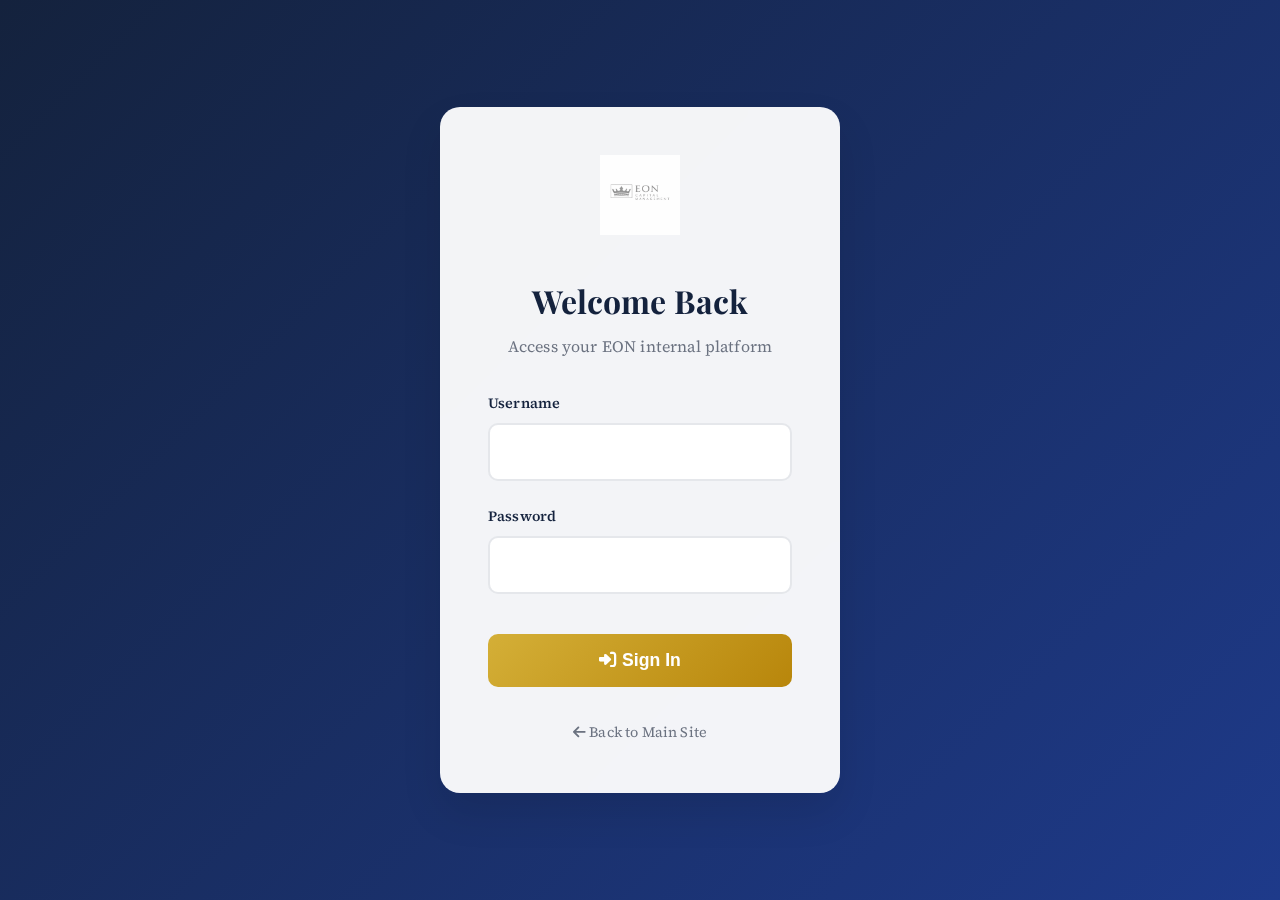
<file: dashboard.html>
<!DOCTYPE html>
<html lang="en">
<head>
    <meta charset="UTF-8">
    <meta name="viewport" content="width=device-width, initial-scale=1.0">
    <title>EON Internal Platform - Dashboard</title>
    <link rel="stylesheet" href="styles.css">
    <link href="https://fonts.googleapis.com/css2?family=Playfair+Display:wght@400;500;600;700&family=Source+Serif+Pro:wght@300;400;600&display=swap" rel="stylesheet">
    <link rel="stylesheet" href="https://cdnjs.cloudflare.com/ajax/libs/font-awesome/6.5.0/css/all.min.css">
    <style>
        body {
            background: #f8f7f3;
            margin: 0;
            font-family: 'Source Serif Pro', serif;
        }
        
        .dashboard-header {
            background: #14223d;
            color: white;
            padding: 1rem 0;
            box-shadow: 0 2px 10px rgba(0,0,0,0.1);
        }
        
        .dashboard-nav {
            display: flex;
            justify-content: space-between;
            align-items: center;
            max-width: 1400px;
            margin: 0 auto;
            padding: 0 20px;
        }
        
        .dashboard-logo {
            display: flex;
            align-items: center;
            gap: 1rem;
        }
        
        .dashboard-logo img {
            height: 40px;
            width: auto;
        }
        
        .dashboard-title {
            font-size: 1.5rem;
            font-weight: 700;
        }
        
        .user-info {
            display: flex;
            align-items: center;
            gap: 1rem;
        }
        
        .user-role {
            background: #d4af37;
            color: #14223d;
            padding: 0.5rem 1rem;
            border-radius: 20px;
            font-size: 0.8rem;
            font-weight: 600;
        }
        
        .logout-btn {
            background: rgba(255,255,255,0.1);
            border: 1px solid rgba(255,255,255,0.2);
            color: white;
            padding: 0.5rem 1rem;
            border-radius: 6px;
            cursor: pointer;
            transition: all 0.3s ease;
        }
        
        .logout-btn:hover {
            background: rgba(255,255,255,0.2);
        }
        
        .dashboard-container {
            max-width: 1400px;
            margin: 2rem auto;
            padding: 0 20px;
            display: grid;
            grid-template-columns: 300px 1fr;
            gap: 2rem;
        }
        
        .sidebar {
            background: white;
            border-radius: 12px;
            padding: 1.5rem;
            box-shadow: 0 2px 12px rgba(0,0,0,0.1);
            height: fit-content;
        }
        
        .sidebar h3 {
            color: #14223d;
            margin-bottom: 1rem;
            font-size: 1.2rem;
        }
        
        .online-users {
            margin-bottom: 2rem;
        }
        
        .user-item {
            display: flex;
            align-items: center;
            gap: 0.8rem;
            padding: 0.8rem;
            border-radius: 8px;
            margin-bottom: 0.5rem;
            transition: background 0.3s ease;
        }
        
        .user-item:hover {
            background: #f8f7f3;
        }
        
        .user-avatar {
            width: 32px;
            height: 32px;
            background: linear-gradient(135deg, #d4af37 0%, #b8860b 100%);
            border-radius: 50%;
            display: flex;
            align-items: center;
            justify-content: center;
            color: white;
            font-weight: 600;
            font-size: 0.9rem;
        }
        
        .user-status {
            width: 8px;
            height: 8px;
            background: #10b981;
            border-radius: 50%;
            margin-left: auto;
        }
        
        .user-name {
            font-weight: 500;
            color: #14223d;
        }
        
        .user-role-small {
            font-size: 0.8rem;
            color: #6b7280;
        }
        
        .main-content {
            background: white;
            border-radius: 12px;
            box-shadow: 0 2px 12px rgba(0,0,0,0.1);
            overflow: hidden;
        }
        
        .chat-header {
            background: #f8f7f3;
            padding: 1.5rem;
            border-bottom: 1px solid #e5e7eb;
        }
        
        .chat-header h2 {
            color: #14223d;
            margin: 0;
            font-size: 1.5rem;
        }
        
        .message-count {
            background: #d4af37;
            color: #14223d;
            padding: 0.2rem 0.6rem;
            border-radius: 12px;
            font-size: 0.8rem;
            font-weight: 600;
            margin-left: 0.5rem;
        }
        
        .chat-messages {
            height: 400px;
            overflow-y: auto;
            padding: 1.5rem;
            background: #fafafa;
        }
        
        .message {
            margin-bottom: 1rem;
            display: flex;
            gap: 1rem;
        }
        
        .message-avatar {
            width: 36px;
            height: 36px;
            background: linear-gradient(135deg, #d4af37 0%, #b8860b 100%);
            border-radius: 50%;
            display: flex;
            align-items: center;
            justify-content: center;
            color: white;
            font-weight: 600;
            font-size: 0.9rem;
            flex-shrink: 0;
        }
        
        .message-content {
            flex: 1;
        }
        
        .message-header {
            display: flex;
            align-items: center;
            gap: 0.5rem;
            margin-bottom: 0.3rem;
        }
        
        .message-author {
            font-weight: 600;
            color: #14223d;
        }
        
        .message-time {
            font-size: 0.8rem;
            color: #6b7280;
        }
        
        .message-text {
            background: white;
            padding: 0.8rem;
            border-radius: 12px;
            box-shadow: 0 1px 3px rgba(0,0,0,0.1);
            color: #374151;
            line-height: 1.5;
        }
        
        .message.own-message {
            flex-direction: row-reverse;
        }
        
        .message.own-message .message-text {
            background: #d4af37;
            color: white;
        }
        
        .chat-input {
            padding: 1.5rem;
            background: white;
            border-top: 1px solid #e5e7eb;
        }
        
        .chat-form {
            display: flex;
            gap: 1rem;
        }
        
        .chat-input-field {
            flex: 1;
            padding: 0.8rem 1rem;
            border: 2px solid #e5e7eb;
            border-radius: 8px;
            font-family: inherit;
            font-size: 1rem;
            resize: none;
            transition: border-color 0.3s ease;
        }
        
        .chat-input-field:focus {
            outline: none;
            border-color: #d4af37;
        }
        
        .send-btn {
            background: #d4af37;
            color: white;
            border: none;
            padding: 0.8rem 1.5rem;
            border-radius: 8px;
            cursor: pointer;
            font-weight: 600;
            transition: all 0.3s ease;
        }
        
        .send-btn:hover {
            background: #b8860b;
            transform: translateY(-1px);
        }
        
        .send-btn:disabled {
            opacity: 0.6;
            cursor: not-allowed;
        }
        
        .quick-actions {
            margin-top: 1.5rem;
        }
        
        .quick-actions h4 {
            color: #14223d;
            margin-bottom: 1rem;
            font-size: 1rem;
        }
        
        .action-buttons {
            display: flex;
            flex-direction: column;
            gap: 0.5rem;
        }
        
        .action-btn {
            background: #f8f7f3;
            border: 1px solid #e5e7eb;
            color: #14223d;
            padding: 0.6rem 1rem;
            border-radius: 6px;
            cursor: pointer;
            font-size: 0.9rem;
            transition: all 0.3s ease;
            text-align: left;
        }
        
        .action-btn:hover {
            background: #d4af37;
            color: white;
            border-color: #d4af37;
        }
        
        @media (max-width: 768px) {
            .dashboard-container {
                grid-template-columns: 1fr;
                gap: 1rem;
            }
            
            .sidebar {
                order: 2;
            }
            
            .main-content {
                order: 1;
            }
            
            .dashboard-nav {
                flex-direction: column;
                gap: 1rem;
                text-align: center;
            }
            
            .user-info {
                flex-direction: column;
                gap: 0.5rem;
            }
        }
    </style>
</head>
<body>
    <header class="dashboard-header">
        <nav class="dashboard-nav">
            <div class="dashboard-logo">
                <img src="eonfulllogo.png" alt="EON Capital Management">
                <span class="dashboard-title">EON Internal Platform</span>
            </div>
            <div class="user-info">
                <div class="user-role" id="userRole">Loading...</div>
                <span id="userName">Loading...</span>
                <button class="logout-btn" onclick="logout()">
                    <i class="fas fa-sign-out-alt"></i> Logout
                </button>
            </div>
        </nav>
    </header>

    <div class="dashboard-container">
        <aside class="sidebar">
            <div class="online-users">
                <h3><i class="fas fa-users"></i> Team Members</h3>
                <div id="usersList">
                    <!-- Users will be populated here -->
                </div>
            </div>
            
            <div class="quick-actions">
                <h4><i class="fas fa-bolt"></i> Quick Actions</h4>
                <div class="action-buttons">
                    <button class="action-btn" onclick="showMarketUpdate()">
                        <i class="fas fa-chart-line"></i> Market Update
                    </button>
                    <button class="action-btn" onclick="showPortfolioStatus()">
                        <i class="fas fa-briefcase"></i> Portfolio Status
                    </button>
                    <button class="action-btn" onclick="showResearchNotes()">
                        <i class="fas fa-file-alt"></i> Research Notes
                    </button>
                    <button class="action-btn" onclick="showMeetingSchedule()">
                        <i class="fas fa-calendar"></i> Meeting Schedule
                    </button>
                </div>
            </div>
        </aside>

        <main class="main-content">
                    <div class="chat-header">
            <h2><i class="fas fa-comments"></i> Team Chat <span id="messageCount" class="message-count">(0)</span></h2>
        </div>
            
            <div class="chat-messages" id="chatMessages">
                <!-- Messages will be populated here -->
            </div>
            
            <div class="chat-input">
                <form class="chat-form" id="chatForm">
                    <textarea 
                        class="chat-input-field" 
                        id="messageInput" 
                        placeholder="Type your message here..." 
                        rows="2"
                        required
                    ></textarea>
                    <button type="submit" class="send-btn" id="sendBtn">
                        <i class="fas fa-paper-plane"></i> Send
                    </button>
                </form>
            </div>
        </main>
    </div>

    <script>
        // Check authentication
        function checkAuth() {
            const session = localStorage.getItem('eonUserSession');
            if (!session) {
                window.location.href = 'login.html';
                return;
            }
            
            const userData = JSON.parse(session);
            document.getElementById('userName').textContent = userData.name;
            document.getElementById('userRole').textContent = userData.role;
            
            return userData;
        }
        
        // Initialize dashboard
        const currentUser = checkAuth();
        
        // Team members data
        const teamMembers = [
            { username: 'ronin', name: 'Ronin Lee', role: 'Principal', online: true },
            { username: 'antony', name: 'Antony Pfaffle', role: 'Quantitative Analyst Team', online: true },
            { username: 'mukund', name: 'Mukund Sundar', role: 'Quantitative Analyst Team', online: true },
            { username: 'ryan', name: 'Ryan Xue', role: 'Co-Head Long-Short', online: true },
            { username: 'anish', name: 'Anish Gopalan', role: 'Quantitative Analyst Team', online: false },
            { username: 'kelly', name: 'Kelly Parker', role: 'Analyst', online: true },
            { username: 'anirudh', name: 'Anirudh Guduru', role: 'Analyst', online: false }
        ];
        
        // Populate users list
        function populateUsers() {
            const usersList = document.getElementById('usersList');
            usersList.innerHTML = '';
            
            teamMembers.forEach(member => {
                const userItem = document.createElement('div');
                userItem.className = 'user-item';
                userItem.innerHTML = `
                    <div class="user-avatar">${member.name.charAt(0)}</div>
                    <div>
                        <div class="user-name">${member.name}</div>
                        <div class="user-role-small">${member.role}</div>
                    </div>
                    <div class="user-status" style="background: ${member.online ? '#10b981' : '#9ca3af'}"></div>
                `;
                usersList.appendChild(userItem);
            });
        }
        
        // Chat functionality
        let messages = [];
        
        // Load messages from localStorage
        function loadMessages() {
            const savedMessages = localStorage.getItem('eonChatMessages');
            if (savedMessages) {
                messages = JSON.parse(savedMessages);
            } else {
                // Initialize with welcome messages if no messages exist
                messages = [
                    {
                        id: Date.now() - 3600000,
                        author: 'Ronin Lee',
                        role: 'Principal',
                        text: 'Welcome everyone to the EON internal platform! Let\'s make this our central hub for collaboration.',
                        time: new Date(Date.now() - 3600000).toLocaleTimeString(),
                        username: 'ronin',
                        timestamp: Date.now() - 3600000
                    },
                    {
                        id: Date.now() - 3000000,
                        author: 'Antony Pfaffle',
                        role: 'President',
                        text: 'Great initiative! This will help us stay connected and share insights more effectively.',
                        time: new Date(Date.now() - 3000000).toLocaleTimeString(),
                        username: 'antony',
                        timestamp: Date.now() - 3000000
                    }
                ];
                saveMessages();
            }
        }
        
        // Save messages to localStorage
        function saveMessages() {
            localStorage.setItem('eonChatMessages', JSON.stringify(messages));
        }
        
        function displayMessages() {
            const chatMessages = document.getElementById('chatMessages');
            chatMessages.innerHTML = '';
            
            // Update message count
            document.getElementById('messageCount').textContent = `(${messages.length})`;
            
            messages.forEach(message => {
                const messageDiv = document.createElement('div');
                messageDiv.className = `message ${message.username === currentUser.username ? 'own-message' : ''}`;
                
                messageDiv.innerHTML = `
                    <div class="message-avatar">${message.author.charAt(0)}</div>
                    <div class="message-content">
                        <div class="message-header">
                            <span class="message-author">${message.author}</span>
                            <span class="message-role">${message.role}</span>
                            <span class="message-time">${message.time}</span>
                        </div>
                        <div class="message-text">${message.text}</div>
                    </div>
                `;
                
                chatMessages.appendChild(messageDiv);
            });
            
            // Scroll to bottom
            chatMessages.scrollTop = chatMessages.scrollHeight;
        }
        
        // Handle chat form submission
        document.getElementById('chatForm').addEventListener('submit', function(e) {
            e.preventDefault();
            
            const messageInput = document.getElementById('messageInput');
            const messageText = messageInput.value.trim();
            
            if (messageText) {
                const newMessage = {
                    id: Date.now(),
                    author: currentUser.name,
                    role: currentUser.role,
                    text: messageText,
                    time: new Date().toLocaleTimeString(),
                    username: currentUser.username,
                    timestamp: Date.now()
                };
                
                messages.push(newMessage);
                saveMessages(); // Save to localStorage
                displayMessages();
                messageInput.value = '';
            }
        });
        
        // Quick action functions
        function showMarketUpdate() {
            alert('Market Update: S&P 500 up 0.8%, NASDAQ up 1.2%. Tech sector leading gains.');
        }
        
        function showPortfolioStatus() {
            alert('Portfolio Status: Current AUM $100k, YTD return +10.2%, Max drawdown -8.3%');
        }
        
        function showResearchNotes() {
            alert('Research Notes: 3 new equity reports in progress, 2 macro analysis updates due this week.');
        }
        
        function showMeetingSchedule() {
            alert('Meeting Schedule: Weekly team meeting tomorrow 2 PM, Monthly review next Friday 10 AM.');
        }
        
        // Logout function
        function logout() {
            localStorage.removeItem('eonUserSession');
            window.location.href = 'login.html';
        }
        
        // Initialize dashboard
        loadMessages(); // Load saved messages first
        populateUsers();
        displayMessages();
        
        // Auto-refresh messages every 5 seconds to check for new messages
        setInterval(() => {
            loadMessages();
            displayMessages();
        }, 5000);
        
        // Auto-refresh online status every 30 seconds
        setInterval(() => {
            // Simulate random online/offline status changes
            teamMembers.forEach(member => {
                if (Math.random() > 0.8) {
                    member.online = !member.online;
                }
            });
            populateUsers();
        }, 30000);
    </script>
</body>
</html>
</file>
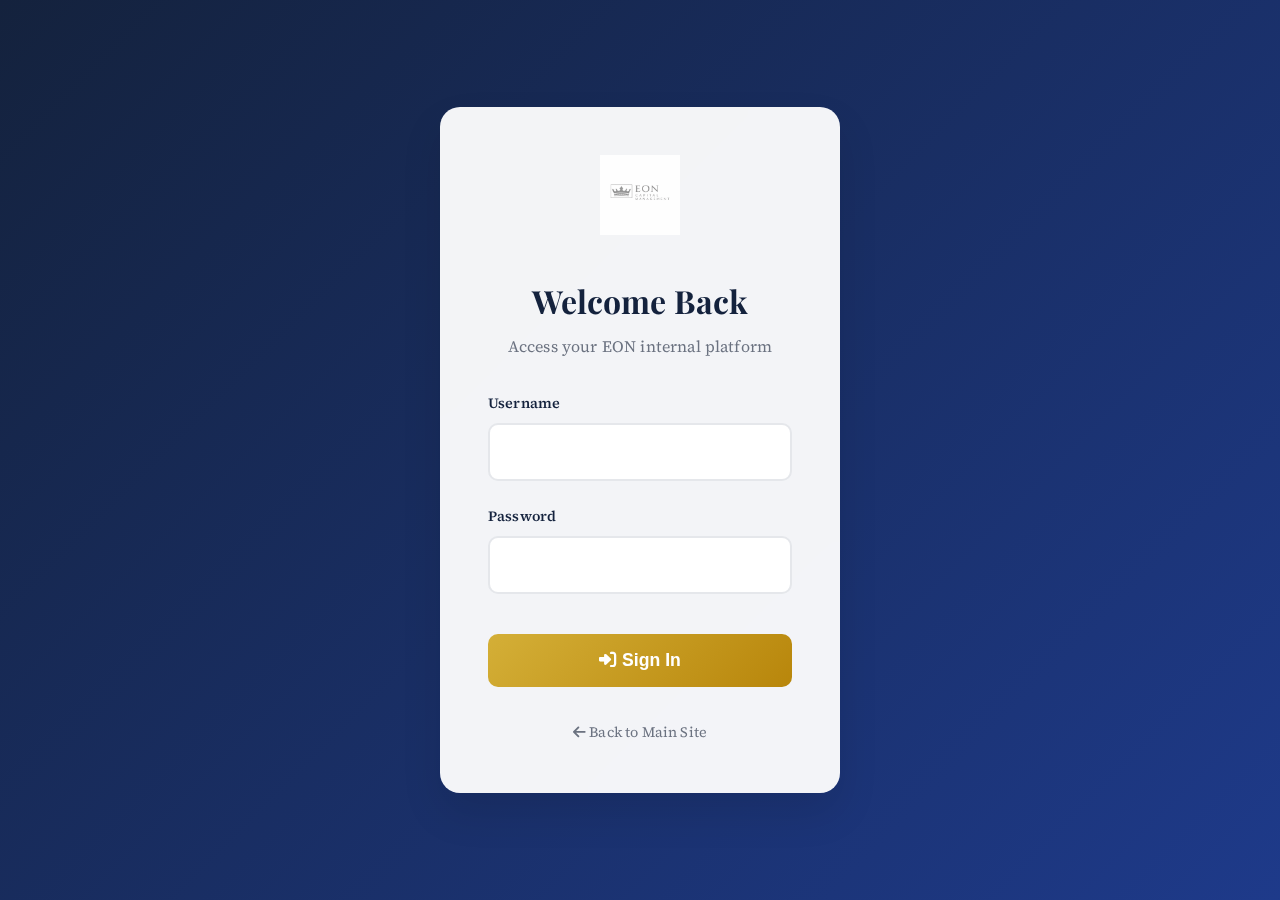
<file: login.html>
<!DOCTYPE html>
<html lang="en">
<head>
    <meta charset="UTF-8">
    <meta name="viewport" content="width=device-width, initial-scale=1.0">
    <title>EON Internal Platform - Login</title>
    <link rel="stylesheet" href="styles.css">
    <link href="https://fonts.googleapis.com/css2?family=Playfair+Display:wght@400;500;600;700&family=Source+Serif+Pro:wght@300;400;600&display=swap" rel="stylesheet">
    <link rel="stylesheet" href="https://cdnjs.cloudflare.com/ajax/libs/font-awesome/6.5.0/css/all.min.css">
    <style>
        body {
            background: linear-gradient(135deg, #14223d 0%, #1e3a8a 100%);
            min-height: 100vh;
            display: flex;
            align-items: center;
            justify-content: center;
            padding: 20px;
        }
        
        .login-container {
            background: rgba(255, 255, 255, 0.95);
            backdrop-filter: blur(10px);
            border-radius: 20px;
            padding: 3rem;
            box-shadow: 0 20px 40px rgba(0, 0, 0, 0.1);
            width: 100%;
            max-width: 400px;
            text-align: center;
        }
        
        .login-logo {
            margin-bottom: 2rem;
        }
        
        .login-logo img {
            height: 80px;
            width: auto;
        }
        
        .login-title {
            font-size: 2rem;
            color: #14223d;
            margin-bottom: 0.5rem;
            font-weight: 700;
        }
        
        .login-subtitle {
            color: #6b7280;
            margin-bottom: 2rem;
            font-size: 1rem;
        }
        
        .login-form {
            text-align: left;
        }
        
        .form-group {
            margin-bottom: 1.5rem;
        }
        
        .form-group label {
            display: block;
            font-weight: 600;
            color: #14223d;
            margin-bottom: 0.5rem;
            font-size: 0.9rem;
        }
        
        .form-group input {
            width: 100%;
            padding: 1rem;
            border: 2px solid #e5e7eb;
            border-radius: 10px;
            font-size: 1rem;
            font-family: 'Source Serif Pro', serif;
            transition: all 0.3s ease;
            background: #fff;
        }
        
        .form-group input:focus {
            outline: none;
            border-color: #d4af37;
            box-shadow: 0 0 0 3px rgba(212, 175, 55, 0.1);
        }
        
        .login-btn {
            width: 100%;
            background: linear-gradient(135deg, #d4af37 0%, #b8860b 100%);
            color: #fff;
            border: none;
            padding: 1rem;
            border-radius: 10px;
            font-size: 1.1rem;
            font-weight: 600;
            cursor: pointer;
            transition: all 0.3s ease;
            margin-top: 1rem;
        }
        
        .login-btn:hover {
            transform: translateY(-2px);
            box-shadow: 0 10px 20px rgba(212, 175, 55, 0.3);
        }
        
        .login-btn:disabled {
            opacity: 0.6;
            cursor: not-allowed;
            transform: none;
        }
        
        .back-link {
            margin-top: 2rem;
            text-align: center;
        }
        
        .back-link a {
            color: #6b7280;
            text-decoration: none;
            font-size: 0.9rem;
            transition: color 0.3s ease;
        }
        
        .back-link a:hover {
            color: #d4af37;
        }
        
        .error-message {
            background: #fef2f2;
            border: 1px solid #fecaca;
            color: #dc2626;
            padding: 0.75rem;
            border-radius: 8px;
            margin-bottom: 1rem;
            font-size: 0.9rem;
            display: none;
        }
        
        .success-message {
            background: #f0fdf4;
            border: 1px solid #bbf7d0;
            color: #16a34a;
            padding: 0.75rem;
            border-radius: 8px;
            margin-bottom: 1rem;
            font-size: 0.9rem;
            display: none;
        }
        
        @media (max-width: 480px) {
            .login-container {
                padding: 2rem;
                margin: 10px;
            }
            
            .login-title {
                font-size: 1.8rem;
            }
        }
    </style>
</head>
<body>
    <div class="login-container">
        <div class="login-logo">
            <img src="eonfulllogo.png" alt="EON Capital Management">
        </div>
        
        <h1 class="login-title">Welcome Back</h1>
        <p class="login-subtitle">Access your EON internal platform</p>
        
        <div class="error-message" id="errorMessage"></div>
        <div class="success-message" id="successMessage"></div>
        
        <form class="login-form" id="loginForm">
            <div class="form-group">
                <label for="username">Username</label>
                <input type="text" id="username" name="username" required autocomplete="username">
            </div>
            
            <div class="form-group">
                <label for="password">Password</label>
                <input type="password" id="password" name="password" required autocomplete="current-password">
            </div>
            
            <button type="submit" class="login-btn" id="loginBtn">
                <i class="fas fa-sign-in-alt"></i> Sign In
            </button>
        </form>
        
        <div class="back-link">
            <a href="index.html"><i class="fas fa-arrow-left"></i> Back to Main Site</a>
        </div>
    </div>

    <script>
        // EON Team Members Database (In production, this would be server-side)
        const eonTeam = {
            'ronin': { password: 'eon2024', role: 'Principal', name: 'Ronin Lee' },
            'antony': { password: 'eon2024', role: 'Quantitative Analyst Team', name: 'Antony Pfaffle' },
            'mukund': { password: 'eon2024', role: 'Quantitative Analyst Team', name: 'Mukund Sundar' },
            'ryan': { password: 'eon2024', role: 'Co-Head Long-Short', name: 'Ryan Xue' },
            'anish': { password: 'eon2024', role: 'Quantitative Analyst Team', name: 'Anish Gopalan' },
            'kelly': { password: 'eon2024', role: 'Analyst', name: 'Kelly Parker' },
            'anirudh': { password: 'eon2024', role: 'Analyst', name: 'Anirudh Guduru' },
            'rishi': { password: 'eon2024', role: 'Analyst', name: 'Rishi Shori' },
            'lam': { password: 'eon2024', role: 'Analyst', name: 'Lam Nguyen' },
            'neil': { password: 'eon2024', role: 'Analyst', name: 'Neil Pandey' },
            'hajun': { password: 'eon2024', role: 'Analyst', name: 'Hajun Choi' }
        };

        document.getElementById('loginForm').addEventListener('submit', function(e) {
            e.preventDefault();
            
            const username = document.getElementById('username').value.toLowerCase();
            const password = document.getElementById('password').value;
            const loginBtn = document.getElementById('loginBtn');
            const errorMessage = document.getElementById('errorMessage');
            const successMessage = document.getElementById('successMessage');
            
            // Hide previous messages
            errorMessage.style.display = 'none';
            successMessage.style.display = 'none';
            
            // Validate credentials
            if (eonTeam[username] && eonTeam[username].password === password) {
                // Success
                loginBtn.disabled = true;
                loginBtn.innerHTML = '<i class="fas fa-spinner fa-spin"></i> Signing In...';
                
                // Store user session
                const userSession = {
                    username: username,
                    role: eonTeam[username].role,
                    name: eonTeam[username].name,
                    loginTime: new Date().toISOString()
                };
                
                localStorage.setItem('eonUserSession', JSON.stringify(userSession));
                
                // Show success message
                successMessage.textContent = `Welcome back, ${eonTeam[username].name}!`;
                successMessage.style.display = 'block';
                
                // Redirect to dashboard
                setTimeout(() => {
                    window.location.href = 'dashboard.html';
                }, 1500);
                
            } else {
                // Error
                errorMessage.textContent = 'Invalid username or password. Please try again.';
                errorMessage.style.display = 'block';
                
                // Clear password field
                document.getElementById('password').value = '';
                document.getElementById('password').focus();
            }
        });
        
        // Check if user is already logged in
        window.addEventListener('load', function() {
            const session = localStorage.getItem('eonUserSession');
            if (session) {
                // User is already logged in, redirect to dashboard
                window.location.href = 'dashboard.html';
            }
        });
    </script>
</body>
</html>
</file>
<file: styles.css>
/* Reset and Base Styles */
* {
    margin: 0;
    padding: 0;
    box-sizing: border-box;
}

body {
    background: #f8f7f3;
    color: #14223d;
    font-family: 'Source Serif Pro', 'Georgia', serif;
    line-height: 1.6;
    overflow-x: hidden;
    font-weight: 400;
    letter-spacing: 0.01em;
}

h1, h2, h3, h4, h5, h6 {
    font-family: 'Playfair Display', serif;
    color: #14223d;
}

.container {
    max-width: 1200px;
    margin: 0 auto;
    padding: 0 20px;
}

/* Navigation */
.navbar {
    position: fixed;
    top: 0;
    width: 100%;
    background: #f8f7f3;
    box-shadow: 0 2px 12px rgba(20,34,61,0.04);
    z-index: 1000;
    padding: 1rem 0;
    transition: all 0.3s ease;
}

.nav-container {
    max-width: 1200px;
    margin: 0 auto;
    padding: 0 20px;
    display: flex;
    justify-content: space-between;
    align-items: center;
}

.nav-logo {
    display: flex;
    align-items: center;
    gap: 0.75rem;
}

.nav-title {
    font-size: 1.35rem;
    font-weight: 700;
    color: #14223d;
    letter-spacing: -0.5px;
    white-space: nowrap;
}

.logo-img {
    height: 48px;
    width: auto;
    object-fit: contain;
}

.footer-logo {
    height: 40px;
    width: auto;
    object-fit: contain;
    margin-bottom: 1rem;
}

.nav-menu {
    display: flex;
    list-style: none;
    gap: 2rem;
}

.nav-menu a {
    text-decoration: none;
    color: #14223d;
    font-weight: 500;
    transition: color 0.2s;
}

.nav-menu a:hover {
    color: #d4af37;
}

.internal-link {
    background: linear-gradient(135deg, #d4af37 0%, #b8860b 100%);
    color: #14223d !important;
    padding: 0.5rem 1rem !important;
    border-radius: 20px;
    font-weight: 600;
    transition: all 0.3s ease;
}

.internal-link:hover {
    background: linear-gradient(135deg, #b8860b 0%, #d4af37 100%);
    transform: translateY(-2px);
    box-shadow: 0 4px 12px rgba(212, 175, 55, 0.3);
}

.hamburger {
    display: none;
    flex-direction: column;
    cursor: pointer;
}

.hamburger span {
    width: 25px;
    height: 3px;
    background: #333;
    margin: 3px 0;
    transition: 0.3s;
}

/* Hero Section */
.hero {
    min-height: 100vh;
    background: #f8f7f3;
    padding: 6rem 0 2rem 0;
    display: flex;
    align-items: center;
    position: relative;
    overflow: hidden;
}

.hero::before {
    content: '';
    position: absolute;
    top: 0;
    left: 0;
    right: 0;
    bottom: 0;
    background: url('data:image/svg+xml,<svg xmlns="http://www.w3.org/2000/svg" viewBox="0 0 100 100"><defs><pattern id="grid" width="10" height="10" patternUnits="userSpaceOnUse"><path d="M 10 0 L 0 0 0 10" fill="none" stroke="%23ffffff" stroke-width="0.1" opacity="0.1"/></pattern></defs><rect width="100" height="100" fill="url(%23grid)"/></svg>');
    opacity: 0.3;
}

.hero-container {
    max-width: 1200px;
    margin: 0 auto;
    padding: 0 20px;
    display: grid;
    grid-template-columns: 1fr 1fr;
    gap: 4rem;
    align-items: center;
}

.hero-content {
    position: relative;
    z-index: 2;
}

.hero-content h1 {
    font-size: 3.5rem;
    color: #14223d;
    margin-bottom: 1.5rem;
    line-height: 1.2;
}

.hero-content p {
    font-size: 1.25rem;
    color: #14223d;
    margin-bottom: 2rem;
    line-height: 1.6;
}

.hero-stats {
    display: flex;
    gap: 2rem;
    margin: 2rem 0;
}

.stat {
    background: #fff;
    border: 1px solid #e3e6ed;
    border-radius: 12px;
    padding: 1.5rem 2.5rem;
    text-align: center;
    box-shadow: 0 2px 12px rgba(20,34,61,0.04);
}

.stat h3 {
    color: #14223d;
    font-size: 2rem;
    margin-bottom: 0.5rem;
}

.stat p {
    color: #14223d;
    font-size: 1rem;
}

.hero-buttons {
    display: flex;
    gap: 1rem;
}

.btn {
    background: #14223d;
    color: #fff;
    border-radius: 6px;
    padding: 0.75rem 2rem;
    font-weight: 600;
    border: none;
    transition: background 0.2s, color 0.2s;
    margin-right: 1rem;
}

.btn-primary {
    background: #14223d;
    color: #fff;
}

.btn-primary:hover {
    background: #d4af37;
    color: #14223d;
}

.btn-secondary {
    background: #fff;
    color: #14223d;
    border: 1px solid #14223d;
}

.btn-secondary:hover {
    background: #d4af37;
    color: #14223d;
    border-color: #d4af37;
}

.hero-visual {
    display: flex;
    justify-content: center;
    align-items: center;
}

.chart-container {
    width: 100%;
    height: 300px;
    background: none !important;
    box-shadow: none !important;
    display: flex;
    align-items: center;
    justify-content: center;
    color: white;
    font-size: 1.2rem;
}

.chart-container img {
    pointer-events: none;
}

/* Section Headers */
.section-header {
    text-align: center;
    margin-bottom: 4rem;
}

.section-header h2 {
    font-size: 2.5rem;
    color: #14223d;
    margin-bottom: 1rem;
    letter-spacing: -0.02em;
}

.section-header p {
    font-size: 1.1rem;
    color: #14223d;
    max-width: 600px;
    margin: 0 auto;
}

/* About Section */
.about {
    padding: 6rem 0;
    background: #fff;
    border-radius: 18px;
    margin: 2rem 0;
    box-shadow: 0 2px 24px rgba(20,34,61,0.06);
}

.about-grid {
    display: grid;
    grid-template-columns: repeat(auto-fit, minmax(300px, 1fr));
    gap: 2rem;
}

.about-card {
    background: #fff;
    padding: 2.5rem;
    border-radius: 12px;
    box-shadow: 0 2px 12px rgba(20,34,61,0.04);
    transition: transform 0.3s ease, box-shadow 0.3s ease;
    border: 1px solid #e3e6ed;
}

.about-card:hover {
    transform: translateY(-5px);
    box-shadow: 0 20px 40px rgba(0, 0, 0, 0.15);
    border-color: rgba(212, 175, 55, 0.3);
}

.about-card .icon {
    width: 60px;
    height: 60px;
    background: linear-gradient(135deg, #d4af37 0%, #b8860b 100%);
    border-radius: 8px;
    display: flex;
    align-items: center;
    justify-content: center;
    margin-bottom: 1.5rem;
}

.about-card .icon i {
    font-size: 1.5rem;
    color: white;
}

.about-card h3 {
    font-size: 1.3rem;
    font-weight: 600;
    margin-bottom: 1rem;
    color: #14223d;
}

.about-card p {
    color: #14223d;
    line-height: 1.6;
}

/* Strategy Section */
.strategy {
    padding: 6rem 0;
    background: #fff;
    border-radius: 18px;
    margin: 2rem 0;
    box-shadow: 0 2px 24px rgba(20,34,61,0.06);
}

.strategy-content {
    display: grid;
    grid-template-columns: 1fr 1fr;
    gap: 4rem;
    align-items: center;
}

.strategy-text h3 {
    font-size: 1.5rem;
    font-weight: 600;
    color: #14223d;
    margin-bottom: 1rem;
    margin-top: 2rem;
}

.strategy-text h3:first-child {
    margin-top: 0;
}

.strategy-text p {
    color: #14223d;
    line-height: 1.6;
    margin-bottom: 2rem;
}

.process-steps {
    display: grid;
    gap: 2rem;
}

.step {
    display: flex;
    align-items: flex-start;
    gap: 1.5rem;
    padding: 1.5rem;
    background: rgba(255, 255, 255, 0.9);
    border-radius: 8px;
    transition: transform 0.3s ease, box-shadow 0.3s ease;
    border: 1px solid rgba(0, 0, 0, 0.05);
    box-shadow: 0 4px 16px rgba(0, 0, 0, 0.05);
}

.step:hover {
    transform: translateX(10px);
    box-shadow: 0 8px 25px rgba(0, 0, 0, 0.1);
    border-color: rgba(212, 175, 55, 0.2);
}

.step-number {
    width: 40px;
    height: 40px;
    background: linear-gradient(135deg, #d4af37 0%, #b8860b 100%);
    border-radius: 50%;
    display: flex;
    align-items: center;
    justify-content: center;
    color: white;
    font-weight: 700;
    flex-shrink: 0;
}

.step h4 {
    font-size: 1.1rem;
    font-weight: 600;
    color: #14223d;
    margin-bottom: 0.5rem;
}

.step p {
    color: #14223d;
    font-size: 0.9rem;
    line-height: 1.5;
}

/* Performance Section */
.performance {
    padding: 6rem 0;
    background: #fff;
    border-radius: 18px;
    margin: 2rem 0;
    box-shadow: 0 2px 24px rgba(20,34,61,0.06);
}

.performance-grid {
    display: grid;
    grid-template-columns: repeat(auto-fit, minmax(400px, 1fr));
    gap: 2rem;
}

.performance-card {
    background: #fff;
    padding: 2.5rem;
    border-radius: 12px;
    box-shadow: 0 2px 12px rgba(20,34,61,0.04);
    border: 1px solid #e3e6ed;
}

.performance-card h3 {
    font-size: 1.3rem;
    font-weight: 600;
    color: #14223d;
    margin-bottom: 2rem;
}

.performance-metrics {
    display: grid;
    gap: 1rem;
}

.metric {
    display: flex;
    justify-content: space-between;
    align-items: center;
    padding: 1rem 0;
    border-bottom: 1px solid #f1f5f9;
}

.metric:last-child {
    border-bottom: none;
}

.metric .label {
    font-weight: 500;
    color: #14223d;
}

.metric .value {
    font-weight: 600;
    font-size: 1.1rem;
}

.value.positive {
    color: #059669;
}

.value.negative {
    color: #dc2626;
}

/* Team Section */
.team {
    padding: 6rem 0;
    background: #fff;
    border-radius: 18px;
    margin: 2rem 0;
    box-shadow: 0 2px 24px rgba(20,34,61,0.06);
}

.team-grid {
    display: grid;
    grid-template-columns: repeat(auto-fit, minmax(300px, 1fr));
    gap: 2rem;
}

.team-member {
    text-align: center;
    padding: 2rem;
    border-radius: 12px;
    transition: transform 0.3s ease;
    background: #fff;
    box-shadow: 0 2px 12px rgba(20,34,61,0.04);
    border: 1px solid #e3e6ed;
}

.team-member:hover {
    transform: translateY(-5px);
    box-shadow: 0 20px 40px rgba(0, 0, 0, 0.15);
    border-color: rgba(212, 175, 55, 0.3);
}

.member-photo {
    width: 120px;
    height: 120px;
    background: linear-gradient(135deg, #d4af37 0%, #b8860b 100%);
    border-radius: 50%;
    display: flex;
    align-items: center;
    justify-content: center;
    margin: 0 auto 1.5rem;
}

.member-photo i {
    font-size: 3rem;
    color: white;
}

.team-member h3 {
    font-size: 1.3rem;
    font-weight: 600;
    color: #14223d;
    margin-bottom: 0.5rem;
}

.team-member .title {
    color: #14223d;
    font-weight: 500;
    margin-bottom: 1rem;
}

.team-member p {
    color: #14223d;
    line-height: 1.6;
}

.team-member .linkedin-btn {
    color: #d4af37;
}

.team-member .linkedin-btn:hover {
    color: #14223d;
}

/* Careers Section */
.careers {
    padding: 6rem 0;
    background: #fff;
    border-radius: 18px;
    margin: 2rem 0;
    box-shadow: 0 2px 24px rgba(20,34,61,0.06);
}

.careers-content {
    display: grid;
    grid-template-columns: 1fr 1fr;
    gap: 4rem;
    align-items: start;
}

.careers-info h3 {
    font-size: 1.5rem;
    font-weight: 600;
    color: #14223d;
    margin-bottom: 1rem;
}

.careers-info p {
    color: #14223d;
    line-height: 1.6;
    margin-bottom: 2rem;
}

.benefits h4 {
    font-size: 1.2rem;
    font-weight: 600;
    color: #14223d;
    margin-bottom: 1rem;
}

.benefits ul {
    list-style: none;
}

.benefits li {
    color: #14223d;
    line-height: 1.6;
    margin-bottom: 0.5rem;
    padding-left: 1.5rem;
    position: relative;
}

.benefits li::before {
    content: "✓";
    position: absolute;
    left: 0;
    color: #d4af37;
    font-weight: 700;
}

/* Form Styles */
.application-form {
    background: #fff;
    padding: 2.5rem;
    border-radius: 12px;
    box-shadow: 0 2px 12px rgba(20,34,61,0.04);
    border: 1px solid #e3e6ed;
}

.application-form h3 {
    font-size: 1.3rem;
    font-weight: 600;
    color: #14223d;
    margin-bottom: 2rem;
}

.form-group {
    margin-bottom: 1.5rem;
}

.form-group label {
    display: block;
    font-weight: 500;
    color: #14223d;
    margin-bottom: 0.5rem;
}

.form-group input,
.form-group textarea {
    width: 100%;
    padding: 0.75rem;
    border: 2px solid #e2e8f0;
    border-radius: 8px;
    font-size: 1rem;
    font-family: 'Source Serif Pro', 'Georgia', serif;
    transition: border-color 0.3s ease;
}

/* Mobile form optimization */
@media (max-width: 768px) {
    .form-group input,
    .form-group textarea {
        padding: 1rem;
        font-size: 16px; /* Prevents zoom on iOS */
    }
    
    .form-group label {
        font-size: 0.9rem;
        margin-bottom: 0.8rem;
    }
    
    .application-form,
    .contact-form {
        padding: 1.5rem;
    }
    
    .role-selector select {
        padding: 0.8rem;
        font-size: 16px;
        width: 100%;
    }
}

.form-group input:focus,
.form-group textarea:focus {
    outline: none;
    border-color: #d4af37;
}

.form-group input[type="file"] {
    padding: 0.5rem;
}

/* Contact Section */
.contact {
    padding: 6rem 0;
    background: #fff;
    border-radius: 18px;
    margin: 2rem 0;
    box-shadow: 0 2px 24px rgba(20,34,61,0.06);
}

.contact-content {
    display: grid;
    grid-template-columns: 1fr 1fr;
    gap: 4rem;
}

.contact-info {
    display: grid;
    gap: 2rem;
}

.contact-item {
    display: flex;
    align-items: flex-start;
    gap: 1rem;
}

.contact-item i {
    width: 50px;
    height: 50px;
    background: linear-gradient(135deg, #d4af37 0%, #b8860b 100%);
    border-radius: 8px;
    display: flex;
    align-items: center;
    justify-content: center;
    color: white;
    font-size: 1.2rem;
    flex-shrink: 0;
}

.contact-item h4 {
    font-size: 1.1rem;
    font-weight: 600;
    color: #14223d;
    margin-bottom: 0.5rem;
}

.contact-item p {
    color: #14223d;
    line-height: 1.6;
}

.contact-form {
    background: #fff;
    padding: 2.5rem;
    border-radius: 12px;
    box-shadow: 0 2px 12px rgba(20,34,61,0.04);
    border: 1px solid #e3e6ed;
}

.contact-form h3 {
    font-size: 1.3rem;
    font-weight: 600;
    color: #14223d;
    margin-bottom: 2rem;
}

/* Footer */
.footer {
    background: #f8f7f3;
    color: #14223d;
    padding: 3rem 0 1rem;
    border-top: 1px solid #e3e6ed;
}

.footer-content {
    display: grid;
    grid-template-columns: repeat(auto-fit, minmax(250px, 1fr));
    gap: 2rem;
    margin-bottom: 2rem;
}

.footer-section h3,
.footer-section h4 {
    margin-bottom: 1rem;
    color: #14223d;
}

.footer-section p {
    color: #14223d;
    line-height: 1.6;
}

.footer-section ul {
    list-style: none;
}

.footer-section ul li {
    margin-bottom: 0.5rem;
}

.footer-section ul li a {
    color: #14223d;
    text-decoration: none;
    transition: color 0.3s ease;
}

.footer-section ul li a:hover {
    color: #d4af37;
}

.footer-bottom {
    border-top: 1px solid #e3e6ed;
    padding-top: 1rem;
    text-align: center;
    color: #14223d;
}

.footer-social {
    margin-top: 1rem;
}

.footer-social a {
    color: #d4af37;
    margin-right: 0.5rem;
    transition: color 0.2s;
    vertical-align: middle;
}

.footer-social a:hover {
    color: #14223d;
}

/* Responsive Design */
@media (max-width: 768px) {
    .nav-menu {
        display: none;
    }
    
    .hamburger {
        display: flex;
    }
    
    .hero-container {
        grid-template-columns: 1fr;
        text-align: center;
        gap: 2rem;
        padding: 0 15px;
    }
    
    .hero-content h1 {
        font-size: 2.5rem;
        line-height: 1.1;
        margin-bottom: 1rem;
    }
    
    .hero-content p {
        font-size: 1.1rem;
        margin-bottom: 1.5rem;
    }
    
    .hero-stats {
        display: grid;
        grid-template-columns: repeat(2, 1fr);
        gap: 1rem;
        margin: 1.5rem 0;
    }
    
    .stat {
        padding: 1rem 1.5rem;
    }
    
    .stat h3 {
        font-size: 1.5rem;
        margin-bottom: 0.3rem;
    }
    
    .stat p {
        font-size: 0.9rem;
        line-height: 1.3;
    }
    
    .hero-buttons {
        flex-direction: column;
        gap: 1rem;
        align-items: center;
    }
    
    .btn {
        width: 100%;
        max-width: 280px;
        text-align: center;
        padding: 1rem 2rem;
    }
    
    .strategy-content {
        grid-template-columns: 1fr;
        gap: 2rem;
    }
    
    .careers-content {
        grid-template-columns: 1fr;
        gap: 2rem;
    }
    
    .contact-content {
        grid-template-columns: 1fr;
        gap: 2rem;
    }
    
    .performance-grid {
        grid-template-columns: 1fr;
        gap: 1.5rem;
    }
    
    .team-grid {
        grid-template-columns: 1fr;
        gap: 1.5rem;
    }
    
    .about-grid {
        grid-template-columns: 1fr;
        gap: 1.5rem;
    }
    
    .research-grid {
        grid-template-columns: 1fr;
        gap: 1.5rem;
    }
    
    .section-header h2 {
        font-size: 2rem;
        margin-bottom: 0.8rem;
    }
    
    .section-header p {
        font-size: 1rem;
        max-width: 100%;
    }
    
    .about, .strategy, .performance, .team, .careers, .contact, .research {
        padding: 3rem 0;
        margin: 1rem 0;
    }
    
    .chart-container {
        height: 200px !important;
    }
    
    #eonLogo {
        width: 200px !important;
    }
    
    .container {
        padding: 0 15px;
    }
    
    .nav-container {
        padding: 0 15px;
    }
    
    .nav-title {
        font-size: 1.1rem;
    }
    
    .logo-img {
        height: 40px;
    }
}

@media (max-width: 480px) {
    .hero-content h1 {
        font-size: 2rem;
        line-height: 1.1;
    }
    
    .hero-content p {
        font-size: 1rem;
    }
    
    .hero-stats {
        grid-template-columns: 1fr;
        gap: 0.8rem;
    }
    
    .stat {
        padding: 0.8rem 1rem;
    }
    
    .stat h3 {
        font-size: 1.3rem;
    }
    
    .stat p {
        font-size: 0.8rem;
    }
    
    .hero-buttons {
        flex-direction: column;
        gap: 0.8rem;
    }
    
    .btn {
        width: 100%;
        max-width: 250px;
        padding: 0.8rem 1.5rem;
        font-size: 0.9rem;
    }
    
    .section-header h2 {
        font-size: 1.8rem;
    }
    
    .section-header p {
        font-size: 0.9rem;
    }
    
    .about, .strategy, .performance, .team, .careers, .contact, .research {
        padding: 2rem 0;
        margin: 0.5rem 0;
    }
    
    .container {
        padding: 0 10px;
    }
    
    .nav-container {
        padding: 0 10px;
    }
    
    #eonLogo {
        width: 160px !important;
    }
    
    .nav-title {
        font-size: 1rem;
    }
    
    .logo-img {
        height: 36px;
    }
}

.role-selector {
    margin-bottom: 1.5rem;
}

.role-selector label {
    margin-right: 0.5rem;
    font-size: 1rem;
}

.role-selector select {
    padding: 0.5rem 1rem;
    border-radius: 6px;
    border: 1px solid #ccc;
    font-size: 1rem;
    font-family: inherit;
}

#roleInfo .role-info {
    display: none;
}
#roleInfo .role-info.active {
    display: block;
}

.research {
    padding: 6rem 0;
    background: #fff;
    border-radius: 18px;
    margin: 2rem 0;
    box-shadow: 0 2px 24px rgba(20,34,61,0.06);
}

.research-grid {
    display: grid;
    grid-template-columns: repeat(auto-fit, minmax(320px, 1fr));
    gap: 2rem;
}

.research-card {
    background: #fff;
    border-radius: 12px;
    box-shadow: 0 2px 12px rgba(20,34,61,0.04);
    border: 1px solid #e3e6ed;
    padding: 2rem;
    display: flex;
    flex-direction: column;
    justify-content: flex-start;
    align-items: flex-start;
    transition: box-shadow 0.3s, border-color 0.3s, transform 0.3s;
}

.research-card:hover {
    box-shadow: 0 16px 48px rgba(0, 0, 0, 0.15);
    border-color: #d4af37;
    transform: translateY(-4px) scale(1.02);
}

.research-card h3 {
    font-size: 1.2rem;
    font-weight: 700;
    margin-bottom: 1rem;
    color: #14223d;
}

.research-card p {
    color: #14223d;
    margin-bottom: 1.5rem;
    font-size: 1rem;
    line-height: 1.6;
}

.research-card .btn {
    margin-top: auto;
}

.nyu-uni {
    display: flex;
    flex-direction: column;
    align-items: center;
    gap: 0.3rem;
    margin-bottom: 1rem;
}
.nyu-logo {
    height: 48px;
    width: 48px;
    object-fit: contain;
    display: block;
    margin-bottom: 0.2rem;
}
.nyu-uni span {
    font-family: 'Playfair Display', serif;
    font-size: 1.1rem;
    font-weight: 700;
    color: #57068c;
    letter-spacing: 0.01em;
    text-align: center;
}

/* Mobile team member optimization */
@media (max-width: 768px) {
    .team-member {
        padding: 1.5rem;
        margin-bottom: 1rem;
    }
    
    .team-member h3 {
        font-size: 1.2rem;
    }
    
    .team-member .title {
        font-size: 0.9rem;
    }
    
    .team-member p {
        font-size: 0.9rem;
    }
    
    .nyu-uni span {
        font-size: 1rem;
    }
    
    .linkedin-btn {
        font-size: 1rem;
    }
}

@media (max-width: 480px) {
    .team-member {
        padding: 1rem;
    }
    
    .team-member h3 {
        font-size: 1.1rem;
    }
    
    .nyu-uni span {
        font-size: 0.9rem;
    }
}
</file>
